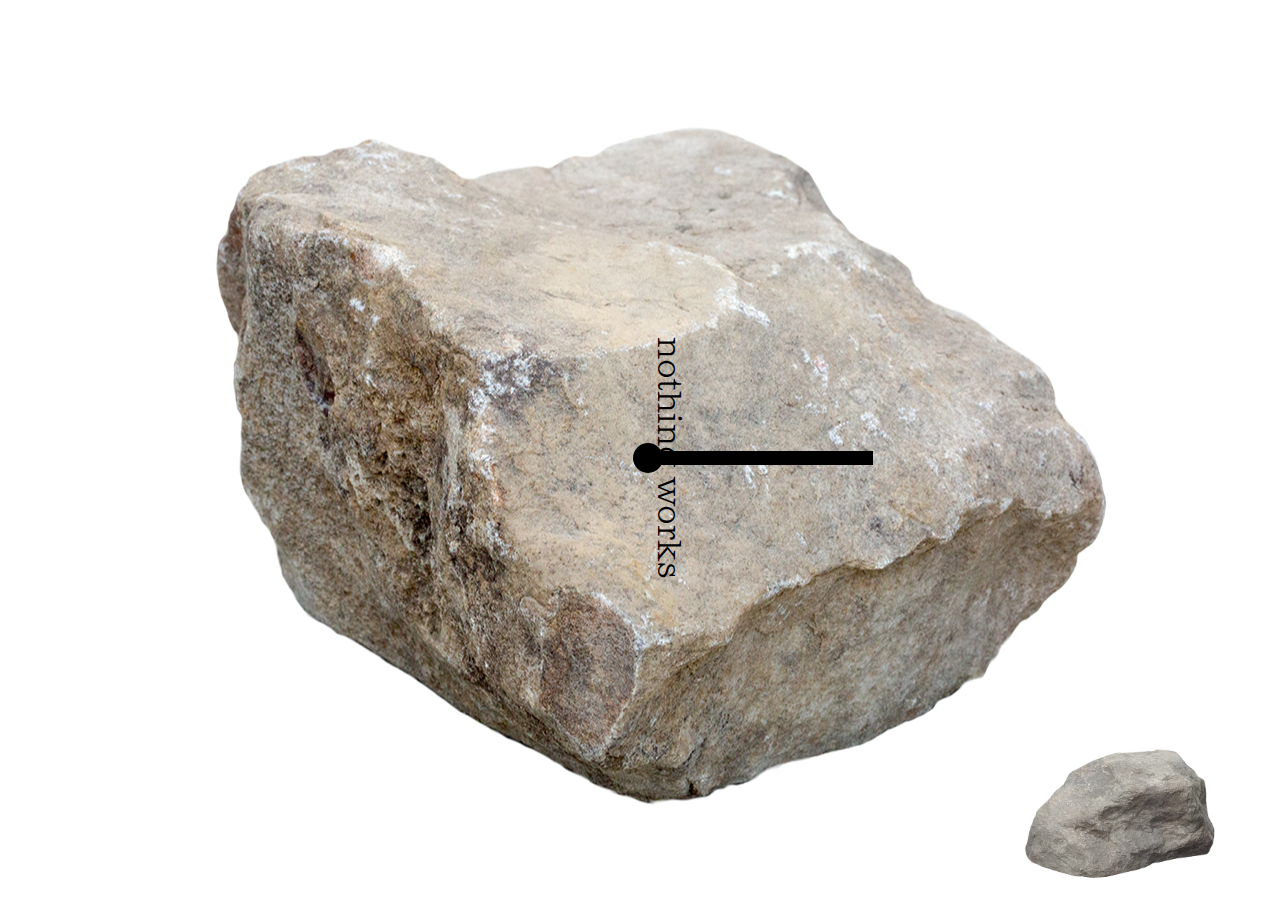
<file: index.html>
<html>
  <head>
    <title>Clock Out</title>
    <meta charset="utf-8" />
    <link rel="stylesheet" href="main.css" type="text/css" />
    <script src="https://ajax.googleapis.com/ajax/libs/jquery/3.5.1/jquery.min.js"></script>
  </head>
  <body>
    <div class="back-container">
      <div class="back-rock">
        <img src="assets/images/rock1.png">
      </div>
    </div>
    <div class="front-container">
      <div class="front-content">
        <div class="clock">
          <div class="hand hour" id="hour">
          </div>
          <div class="hand second" id="second">
            nothing works
          </div>
        </div>
      </div>
    </div>
    <div class ="about-rock-position">
      <div class="about-rock-container">
        <a href="about.html">
        <img class="about-rock" src="assets/images/rock2.png">
        <!-- <div class="question">
          ?
        </div> -->
        </a>
      </div>
    </div>
  </body>
  <script type="text/javascript" src="clock.js"></script>
</html>
</file>
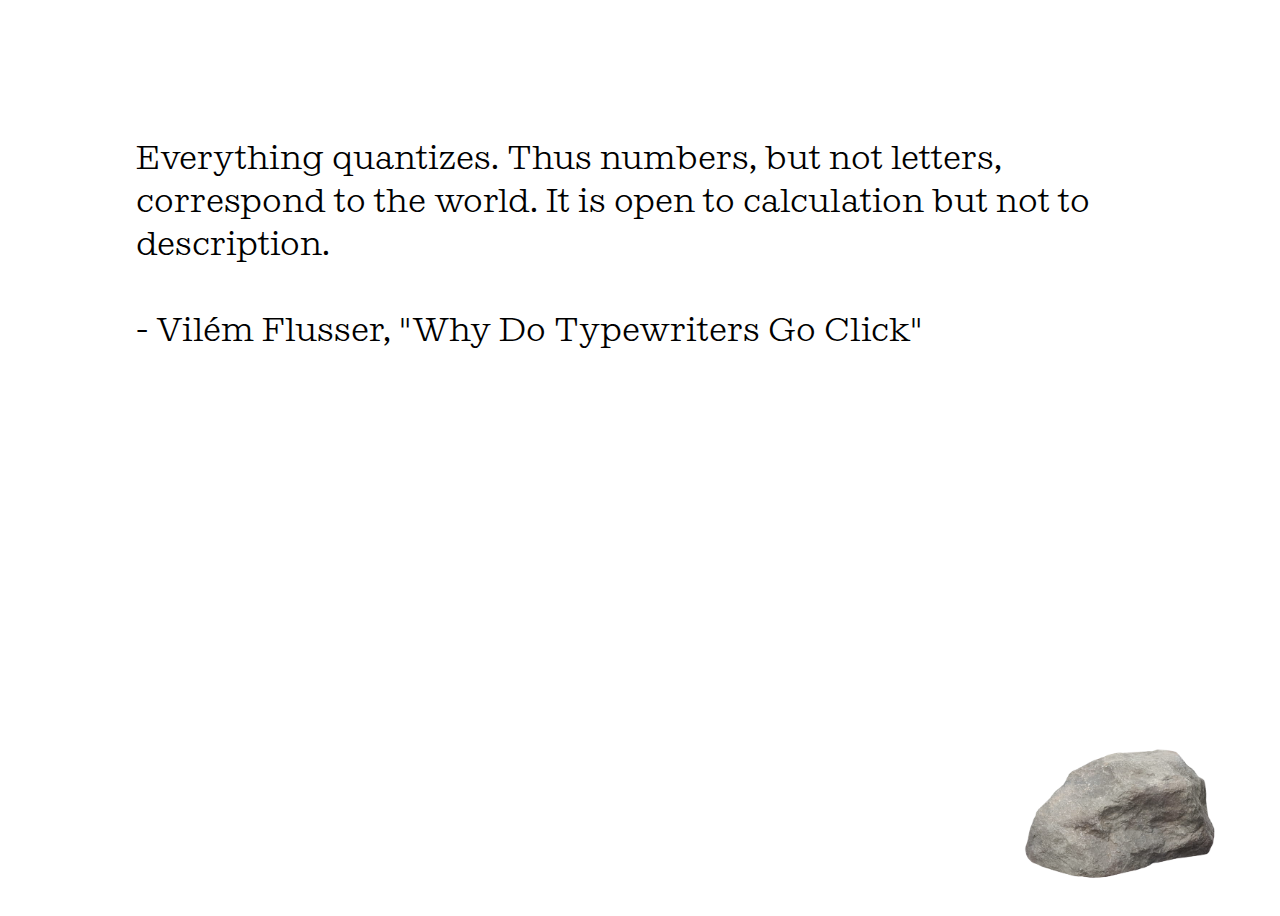
<file: about.html>
<html>
  <head>
    <title>Clock Out</title>
    <meta charset="utf-8" />
    <link rel="stylesheet" href="main.css" type="text/css" />
    <script src="https://ajax.googleapis.com/ajax/libs/jquery/3.5.1/jquery.min.js"></script>
  </head>
  <body>
    <div class="about-text">
    Everything quantizes. Thus numbers, but not letters, correspond to the world. It is open to calculation but not to description.
    <br>
    <br>
    - Vilém Flusser, "Why Do Typewriters Go Click"
  </div>
  <div class ="about-rock-position">
    <div class="about-rock-container">
      <a href="index.html">
      <img class="about-rock" src="assets/images/rock2.png">
      <!-- <div class="question">
        ?
      </div> -->
      </a>
    </div>
  </div>
  </body>
</html>
</file>
<file: main.css>
/* -----GENERAL STYLES-----*/

@font-face {
	font-family: Kleukens-Egyptienne-Light;
	src: url(assets/fonts/Kleukens-Egyptienne-Light.otf);
}

body {
  min-width: 100vw;
  min-height: 100vh;
  overflow: hidden;
  background-color: #fff;
  font-family: Kleukens-Egyptienne-Light;
}

a {
  color: inherit;
  text-decoration: none;
}






/* -----BACK-----*/

.back-container {
  z-index: 0;
  position: absolute;
  width: 100%;
  height: 100%;
}

.back-rock {
  width: 100%;
  height: 100%;
  position: relative;
}

.back-rock img {
  z-index: 1;
  max-height: 80%;
  max-width: 80%;
  position: absolute;
  top:50%;
  left:50%;
  -webkit-transform: translate(-50%, -50%);
  transform: translate(-50%, -50%);
}






/* -----FRONT-----*/

.front-container {
  z-index: 2 !important;
  position: absolute;
}

.front-content {
  min-width: 100vw;
  min-height: 100vh;
  display: flex;
  justify-content: center;
  align-items: center;
}

.clock {
  width: 50vw;
  height: 50vh;
  background-color: none;
  border-radius: 50%;
  /* border: 8px solid #000; */
  /* box-shadow: 2px 2px 8px 2px rgba(22, 45, 75, 0.92); */
  position: relative;
}

/* round center */
.clock::before {
  content: '';
  width: 30px;
  height: 30px;
  border-radius: 50%;
  background-color: #000;
  position: absolute;
  top: 50%;
  left: 50%;
  transform: translate(-50%, -50%);
  z-index: 3;
}
/* round center style ends */


/* common style for every hand */
.hand {
  position: absolute;
  bottom: 50%;
  left: 50%;
  transform: translateX(-50%) rotate(90deg);
  transform-origin: bottom;
  /* border-top-left-radius: 7px;
  border-top-right-radius: 7px; */
}
/* common style ends */

.hour {
  width: 14px;
  height: 50%;
  background-color: #000;
}

.second {
  font-size: 2rem;
}








/* -----ABOUT WINDOW----- */

.about-window {
  width: 100;
  height: 100;
  background-color: white;
  opacity: 80%;
  mix-blend-mode: difference;
  z-index: 5;
}

.about-text {
  padding: 10%;
  font-size: 2rem;
}






/* -----ABOUT ROCK----- */

.about-rock-position {
  z-index: 8;
  position: fixed;
  right: 0;
  bottom: 0;
  max-width: 25%;
  height: auto;
}

.about-rock-container {
  position: relative;
  text-align: center;
}

.about-rock {
  max-width: 60%;
  height: auto;
  margin: 20px;
  right: 0;
  bottom: 0;
  z-index: 9;
}

.question {
  z-index: 999;
  font-size: 2rem;
  position: absolute;
  margin: 25%;
  top: -8;
  left:0;
  right:0;
  bottom:0;
}
</file>
